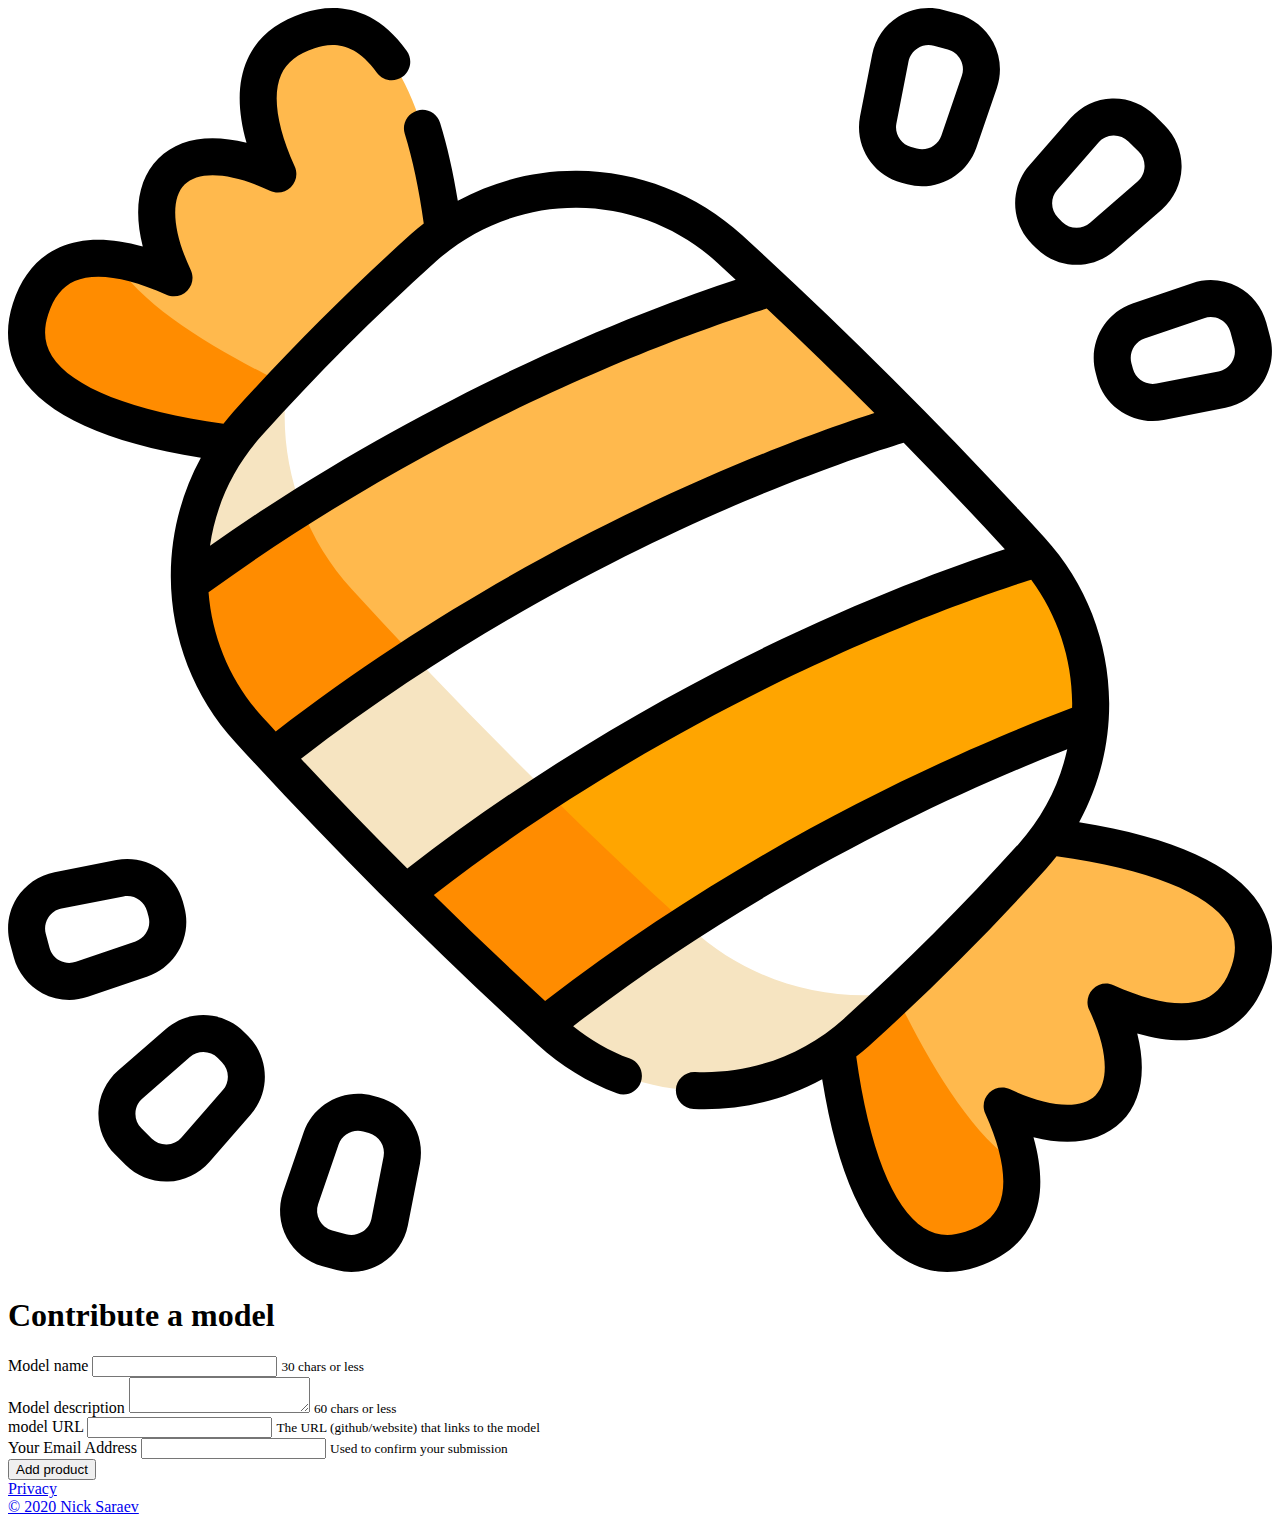
<file: contribute.html>
<!doctype html>
<html lang="en">

<head>
    <meta charset="utf-8">
    <meta http-equiv="X-UA-Compatible" content="IE=edge">
    <meta name="viewport" content="width=device-width, initial-scale=1">

    <meta property="og:url" content="https://aitreats.com">
    <meta property="og:type" content="website">
    <meta property="og:title" content="AI Treats | Find Great AI">
    <meta property="og:description"
        content="AI Treats compiles state-of-the-art, free AI that you can use in your business or personal projects">
    <meta property="og:image" content="https://aitreats.com/opengraphimg.jpg">

    <title>AI Treats | Contribute</title>

</head>

<body class="max-w-screen-sm px-4 m-auto antialiased bg-gray-900">

    <div class="container m-auto">
        <nav class="flex items-center justify-between py-8">
            <div class="flex items-center justify-between">
                <a href="index.html">
                    <svg class="w-12" x="0px" y="0px" viewBox="0 0 512 512" style="enable-background:new 0 0 480 480;"
                        xml:space="preserve">
                        <g>
                            <g>
                                <g>
                                    <g fill="#FFB94D">
                                        <path
                                            d="m174.141 174.135c10.465-10.465 5.106-47.613 5.106-47.613s-2.257-135.241-57.368-117.407c-27.897 9.028-22.359 36.413-12.576 58.112-18.118-8.622-34.453-9.653-43.088-1.018s-7.603 24.97 1.018 43.088c-21.698-9.783-49.083-15.322-58.111 12.576-17.835 55.111 117.406 57.368 117.406 57.368s37.148 5.359 47.613-5.106z" />
                                        <path
                                            d="m337.862 337.855c10.465-10.465 47.613-5.106 47.613-5.106s135.241 2.257 117.406 57.367c-9.028 27.897-36.413 22.359-58.112 12.576 8.622 18.118 9.653 34.453 1.018 43.088s-24.97 7.603-43.088-1.018c9.783 21.699 15.322 49.084-12.576 58.112-55.111 17.835-57.368-117.406-57.368-117.406s-5.359-37.148 5.107-47.613z" />
                                    </g>
                                    <g fill="darkorange">
                                        <path
                                            d="m174.139 174.132c-10.466 10.466-47.612 5.104-47.612 5.104s-135.238-2.251-117.403-57.361c5.828-18 19.283-22.078 33.928-20.079 17.419 31.971 97.798 63.117 97.798 63.117s28.515 13.993 33.289 9.219z" />
                                        <path
                                            d="m390.121 502.872c-55.11 17.835-57.361-117.403-57.361-117.403s-5.362-37.146 5.104-47.612c-4.774 4.774 9.218 33.29 9.218 33.29s31.146 80.379 63.117 97.798c2 14.644-2.078 28.099-20.078 33.927z" />
                                    </g>
                                    <path
                                        d="m414.387 219.632c-38.831-42.517-79.506-83.191-122.023-122.023-35.022-31.986-88.722-32.302-123.98-.576-25.036 22.528-48.818 46.31-71.346 71.346-31.725 35.258-31.409 88.958.576 123.98 38.831 42.517 79.506 83.192 122.023 122.023 35.022 31.986 88.722 32.302 123.98.576 25.036-22.528 48.818-46.31 71.346-71.346 31.726-35.258 31.41-88.959-.576-123.98z"
                                        fill="white" />
                                    <path
                                        d="m360.962 398.947c-5.713 5.412-11.491 10.745-17.34 16.007-35.261 31.734-88.959 31.412-123.983-.573-42.515-38.831-83.188-79.504-122.019-122.019-31.985-35.024-32.308-88.722-.574-123.983 5.262-5.849 10.595-11.627 16.007-17.34-4.108 29.684 4.674 60.816 26.215 84.407 43.691 47.834 89.454 93.597 137.288 137.288 23.59 21.539 54.722 30.321 84.406 26.213z"
                                        fill="#f6e4c1" />
                                    <path
                                        d="m365.01 167.573c-18.172 5.312-104.758 32.53-200.606 94.916-18.724 12.186-37.806 25.72-56.802 40.702-3.348-3.591-6.674-7.204-9.985-10.831-15.376-16.838-23.433-37.985-24.129-59.339 15.218-11.175 30.394-21.448 45.297-30.874 90.443-57.182 170.879-83.009 190.556-88.837 18.932 17.712 37.49 35.798 55.669 54.263z"
                                        fill="#FFB94D" />
                                    <path
                                        d="m438.321 288.768c-37.763 13.935-98.522 39.956-163.675 82.214-18.946 12.294-38.272 25.957-57.504 41.103-19.046-17.455-37.72-35.268-56.013-53.476 19.125-15.125 38.336-28.788 57.203-41.089 92.421-60.293 176.377-87.891 198.878-94.651 15.749 18.932 22.81 42.681 21.111 65.899z"
                                        fill="orange" />
                                    <g fill="darkorange">
                                        <path
                                            d="m139.265 235.443c8.301 9.089 16.681 18.114 25.139 27.046-18.724 12.186-37.806 25.72-56.802 40.702-3.348-3.591-6.674-7.204-9.985-10.831-15.376-16.838-23.433-37.985-24.129-59.339 15.218-11.175 30.394-21.448 45.297-30.874 4.538 11.992 11.362 23.318 20.48 33.296z" />
                                        <path
                                            d="m274.646 370.982c-18.946 12.294-38.272 25.957-57.504 41.103-19.046-17.455-37.72-35.268-56.013-53.476 19.125-15.125 38.336-28.788 57.203-41.089 18.437 18.151 37.211 35.978 56.314 53.462z" />
                                    </g>
                                </g>
                                <g fill="white">
                                    <g>
                                        <path
                                            d="m421.723 91.936-1.663-1.663c-5.866-5.866-6.188-15.272-.737-21.526l16.766-19.236c6.006-6.89 16.59-7.253 23.053-.79l4.133 4.133c6.463 6.463 6.1 17.048-.79 23.053l-19.236 16.766c-6.253 5.451-15.66 5.129-21.526-.737z" />
                                        <path
                                            d="m366.177 64.172-2.272-.609c-8.013-2.147-12.995-10.132-11.402-18.273l4.902-25.042c1.756-8.97 10.741-14.576 19.57-12.211l5.646 1.513c8.829 2.366 13.807 11.714 10.843 20.36l-8.276 24.138c-2.691 7.847-10.998 12.271-19.011 10.124z" />
                                        <path
                                            d="m448.433 148.091-.609-2.272c-2.147-8.013 2.277-16.32 10.124-19.011l24.138-8.276c8.646-2.964 17.994 2.014 20.36 10.843l1.513 5.646c2.366 8.829-3.241 17.814-12.211 19.57l-25.042 4.902c-8.141 1.594-16.126-3.389-18.273-11.402z" />
                                    </g>
                                    <g>
                                        <path
                                            d="m90.28 420.053 1.663 1.663c5.866 5.866 6.188 15.272.737 21.526l-16.766 19.236c-6.006 6.89-16.59 7.253-23.053.79l-4.133-4.133c-6.463-6.463-6.1-17.048.79-23.053l19.236-16.766c6.253-5.451 15.66-5.129 21.526.737z" />
                                        <path
                                            d="m145.826 447.817 2.272.609c8.013 2.147 12.995 10.132 11.402 18.273l-4.902 25.042c-1.756 8.97-10.741 14.576-19.57 12.211l-5.646-1.513c-8.829-2.366-13.807-11.714-10.843-20.36l8.276-24.138c2.691-7.847 10.998-12.271 19.011-10.124z" />
                                        <path
                                            d="m63.57 363.898.609 2.272c2.147 8.013-2.277 16.32-10.124 19.011l-24.138 8.276c-8.646 2.964-17.994-2.014-20.36-10.843l-1.513-5.646c-2.366-8.829 3.241-17.814 12.211-19.57l25.042-4.902c8.141-1.593 16.126 3.389 18.273 11.402z" />
                                    </g>
                                </g>
                            </g>
                            <g>
                                <path
                                    d="m506.825 362.911c-10.053-15.831-34.572-26.954-72.945-33.128 8.021-14.674 12.26-31.241 12.175-48.287-.124-24.831-9.407-48.596-26.137-66.916-38.807-42.483-80.022-83.699-122.503-122.503-18.32-16.73-42.085-26.012-66.916-26.136-17.074-.105-33.631 4.142-48.297 12.17-1.899-11.734-4.297-22.321-7.163-31.572-1.226-3.957-5.426-6.17-9.383-4.944-3.956 1.226-6.17 5.427-4.944 9.383 3.193 10.306 5.772 22.506 7.695 36.283-1.715 1.351-3.405 2.74-5.039 4.211-25.107 22.6-49.295 46.788-71.893 71.893-1.471 1.635-2.861 3.326-4.213 5.043-36.87-5.149-61.452-14.814-69.425-27.368-3.128-4.924-3.64-10.435-1.567-16.846 2.236-6.908 5.757-11.345 10.768-13.566 8.208-3.637 21.047-1.731 37.133 5.516 2.868 1.292 6.239.657 8.44-1.592s2.764-5.632 1.411-8.472c-7.377-15.48-8.334-28.722-2.497-34.558 5.837-5.837 19.078-4.88 34.558 2.497 2.842 1.354 6.225.79 8.472-1.411 2.248-2.201 2.884-5.571 1.592-8.44-7.247-16.086-9.154-28.926-5.515-37.133 2.221-5.01 6.658-8.532 13.562-10.767 6.322-2.041 15.803-3.241 25.149 9.85 2.406 3.371 7.09 4.153 10.461 1.746s4.153-7.09 1.746-10.461c-13.886-19.455-30.486-19.117-41.97-15.408-11.043 3.574-18.667 9.953-22.66 18.959-4.002 9.028-4.096 20.295-.303 33.627-15.056-3.851-27.629-1.735-35.697 6.332-8.067 8.067-10.184 20.642-6.332 35.697-13.332-3.793-24.6-3.699-33.627.303-9.007 3.992-15.385 11.616-18.96 22.661-3.484 10.773-2.415 20.7 3.177 29.505 10.053 15.827 34.572 26.948 72.946 33.123-8.022 14.675-12.262 31.243-12.177 48.291.125 24.831 9.407 48.596 26.137 66.916 38.805 42.481 80.021 83.697 122.503 122.503 9.407 8.592 20.186 15.215 32.038 19.688 3.877 1.463 8.203-.494 9.664-4.369 1.462-3.875-.494-8.202-4.369-9.664-8.341-3.147-16.047-7.571-22.997-13.145 76.587-58.775 154.056-94.188 200.135-112.125-3.12 14.161-9.833 27.353-19.68 38.295-22.249 24.717-46.062 48.53-70.778 70.778-16.539 14.881-37.931 22.554-60.253 21.611-4.156-.194-7.635 3.037-7.81 7.175s3.037 7.635 7.175 7.81c1.447.062 2.887.092 4.327.092 16.89 0 33.225-4.209 47.753-12.167 6.175 38.363 17.297 62.876 33.125 72.928 5.431 3.449 11.287 5.176 17.507 5.176 3.865 0 7.87-.667 11.998-2.003 11.043-3.575 18.667-9.954 22.659-18.961 4.001-9.026 4.095-20.295.302-33.624 15.059 3.85 27.633 1.734 35.698-6.331s10.181-20.639 6.332-35.698c13.329 3.792 24.599 3.699 33.624-.302 9.007-3.992 15.386-11.615 18.962-22.66 3.485-10.774 2.417-20.7-3.174-29.505zm-333.421-260.292c15.654-14.086 35.928-21.772 57.022-21.68 21.107.106 41.306 7.995 56.876 22.213 2.494 2.278 4.969 4.592 7.454 6.888-34.94 11.493-122.403 44.109-212.921 107.766 2.379-16.467 9.541-31.906 20.791-44.408 22.247-24.716 46.06-48.53 70.778-70.779zm-92.176 134.053c100.24-72.771 198.64-106.408 226.114-114.912 14.73 13.852 29.286 27.968 43.608 42.322-38.454 12.466-141.101 50.507-242.502 128.937-1.76-1.91-3.54-3.809-5.289-5.724-12.806-14.024-20.456-31.807-21.931-50.623zm37.455 67.401c106.643-82.184 214.266-118.865 244.119-128.005 13.916 14.195 27.584 28.6 40.986 43.155-41.801 13.643-142.12 51.732-242.051 129.377-14.606-14.625-28.974-29.485-43.054-44.527zm98.879 98.168c-15.216-14.044-30.256-28.388-45.071-42.989 104.341-80.578 211.281-118.014 241.976-127.69 10.652 14.431 16.499 31.88 16.59 50.009.003.638-.023 1.273-.034 1.91-46.121 17.393-130.464 54.568-213.461 118.76zm278.166-14.445c-2.237 6.908-5.759 11.345-10.769 13.566-8.205 3.638-21.044 1.73-37.126-5.515-2.868-1.29-6.238-.656-8.439 1.591s-2.765 5.63-1.413 8.47c7.372 15.484 8.327 28.727 2.493 34.56-5.833 5.834-19.075 4.878-34.56-2.493-2.84-1.351-6.223-.788-8.47 1.413-2.248 2.201-2.883 5.57-1.591 8.439 7.245 16.082 9.152 28.92 5.515 37.126-2.221 5.01-6.658 8.533-13.565 10.769-6.41 2.074-11.92 1.563-16.846-1.564-12.556-7.974-22.223-32.553-27.372-69.419 1.716-1.353 3.409-2.745 5.047-4.219 25.106-22.598 49.294-46.786 71.893-71.893 1.472-1.636 2.863-3.328 4.215-5.046 36.868 5.148 61.448 14.815 69.422 27.372 3.129 4.923 3.641 10.433 1.566 16.843z" />
                                <path
                                    d="m416.41 97.249c4.512 4.512 10.485 6.793 16.471 6.793 5.447 0 10.907-1.89 15.284-5.705l19.235-16.765c4.845-4.223 7.75-10.328 7.97-16.751s-2.26-12.713-6.805-17.258l-4.133-4.133c-4.545-4.544-10.829-7.026-17.257-6.805-6.423.22-12.529 3.125-16.751 7.969l-16.765 19.235c-8.009 9.188-7.531 23.137 1.088 31.756zm8.556-23.563 16.765-19.235c1.524-1.748 3.639-2.755 5.958-2.834.099-.003.196-.005.294-.005 2.207 0 4.273.855 5.843 2.425l4.133 4.133c1.64 1.64 2.499 3.82 2.42 6.138-.08 2.318-1.086 4.434-2.834 5.957l-19.235 16.765c-3.268 2.849-8.228 2.678-11.295-.387l-1.663-1.663c-3.065-3.065-3.235-8.026-.386-11.294z" />
                                <path
                                    d="m361.957 70.819 2.272.609c1.995.534 4.004.79 5.986.79 9.721 0 18.776-6.149 22.06-15.726l8.275-24.136c2.084-6.079 1.547-12.819-1.474-18.492-3.021-5.672-8.314-9.88-14.521-11.543l-5.646-1.513c-6.207-1.663-12.894-.666-18.347 2.736-5.452 3.402-9.287 8.97-10.522 15.277l-4.902 25.04c-2.342 11.963 5.046 23.804 16.819 26.958zm-2.1-24.075 4.902-25.04c.445-2.276 1.774-4.206 3.742-5.434s4.285-1.573 6.525-.973l5.646 1.513c2.24.6 4.074 2.058 5.165 4.105 1.09 2.047 1.276 4.383.524 6.577l-8.275 24.136c-1.406 4.101-5.786 6.434-9.974 5.312l-2.272-.609c-4.188-1.121-6.816-5.333-5.983-9.587z" />
                                <path
                                    d="m440.567 147.767.609 2.272c2.762 10.306 12.179 17.252 22.508 17.252 1.47 0 2.959-.141 4.449-.433l25.04-4.902c6.307-1.235 11.876-5.07 15.278-10.522 3.402-5.453 4.399-12.14 2.736-18.347l-1.513-5.645c-1.663-6.208-5.871-11.5-11.544-14.521-5.671-3.021-12.412-3.557-18.491-1.474l-24.137 8.275c-11.529 3.953-18.089 16.272-14.935 28.045zm19.8-13.856 24.137-8.275c2.194-.752 4.529-.566 6.577.524 2.047 1.09 3.505 2.925 4.105 5.165l1.513 5.645c.601 2.24.255 4.558-.973 6.525-1.228 1.968-3.158 3.297-5.434 3.742l-25.04 4.902c-4.254.836-8.466-1.795-9.588-5.982l-.608-2.272c-1.122-4.187 1.211-8.568 5.311-9.974z" />
                                <path
                                    d="m95.593 414.74c-8.618-8.618-22.567-9.096-31.755-1.088l-19.235 16.765c-4.845 4.222-7.75 10.328-7.97 16.75-.22 6.423 2.26 12.714 6.805 17.258l4.133 4.133c4.359 4.359 10.322 6.818 16.469 6.818.262 0 .526-.004.789-.013 6.422-.22 12.528-3.125 16.75-7.97l16.765-19.234c8.009-9.188 7.531-23.137-1.088-31.756zm-8.556 23.563-16.765 19.235c-1.524 1.748-3.639 2.755-5.957 2.834-2.32.067-4.498-.78-6.138-2.42l-4.133-4.133c-1.64-1.64-2.499-3.82-2.42-6.138.08-2.318 1.086-4.433 2.834-5.957l19.235-16.765c1.557-1.357 3.498-2.029 5.436-2.029 2.129 0 4.253.811 5.858 2.416l1.663 1.663c3.066 3.065 3.235 8.026.387 11.294z" />
                                <path
                                    d="m150.046 441.17-2.272-.609c-11.775-3.153-24.092 3.407-28.045 14.936l-8.275 24.136c-2.084 6.079-1.547 12.82 1.474 18.492s8.314 9.88 14.522 11.544l5.645 1.513c1.971.528 3.989.788 6.002.788 4.327 0 8.624-1.202 12.345-3.523 5.452-3.402 9.287-8.971 10.522-15.278l4.902-25.04c2.341-11.963-5.047-23.804-16.82-26.959zm2.1 24.075-4.902 25.04c-.446 2.277-1.775 4.206-3.742 5.434-1.967 1.227-4.284 1.574-6.525.973l-5.645-1.513c-2.241-.6-4.075-2.058-5.165-4.105s-1.276-4.383-.524-6.577l8.275-24.136c1.168-3.407 4.388-5.593 7.846-5.593.704 0 1.419.091 2.128.281l2.272.609c4.187 1.122 6.815 5.333 5.982 9.587z" />
                                <path
                                    d="m71.435 364.222-.609-2.272c-3.155-11.773-14.993-19.159-26.957-16.819l-25.041 4.902c-6.307 1.235-11.875 5.07-15.277 10.522-3.402 5.452-4.399 12.14-2.736 18.347l1.513 5.646c1.663 6.208 5.871 11.5 11.544 14.522 3.393 1.807 7.168 2.725 10.956 2.725 2.543 0 5.093-.414 7.535-1.251l24.137-8.275c11.529-3.955 18.09-16.274 14.935-28.047zm-19.8 13.857-24.137 8.275c-2.193.752-4.529.566-6.577-.524-2.047-1.09-3.505-2.925-4.105-5.165l-1.513-5.646c-.601-2.24-.255-4.557.973-6.525s3.158-3.297 5.434-3.742l25.041-4.902c.53-.104 1.059-.154 1.582-.154 3.674 0 7.023 2.471 8.006 6.136l.608 2.271c1.122 4.189-1.211 8.57-5.312 9.976z" />
                            </g>
                        </g>
                    </svg>

                </a>
            </div>
        </nav>

        <article class="max-w-screen-md mt-4 text-gray-100 md:mt-16">
            <h1 class="mb-8 text-5xl font-bold leading-tight tracking-tighter lowercase">
                Contribute a model
            </h1>

            <form class="w-full" netlify>
                <div class="mt-6">
                    <label class="block mb-2 text-sm font-bold tracking-wide text-gray-300 text-gray-400 lowercase"
                        for="name">
                        Model name
                    </label>
                    <input
                        class="block w-full px-4 py-3 leading-tight text-gray-600 bg-gray-200 border border-gray-200 rounded appearance-none focus:outline-none focus:bg-white focus:border-gray-500"
                        id="name" name="name" type="text" value="" required="">


                    <small class="block mt-1 text-gray-600 lowercase">30 chars or less</small>
                </div>

                <div class="mt-6">
                    <label class="block mb-2 text-sm font-bold tracking-wide text-gray-300 text-gray-400 lowercase"
                        for="description">
                        Model description
                    </label>
                    <textarea
                        class="block w-full px-4 py-3 leading-tight text-gray-600 bg-gray-200 border border-gray-200 rounded appearance-none focus:outline-none focus:bg-white focus:border-gray-500"
                        id="description" name="description" type="text" required=""></textarea>


                    <small class="block mt-1 text-gray-600 lowercase">60 chars or less</small>
                </div>

                <div class="mt-6">
                    <label class="block mb-2 text-sm font-bold tracking-wide text-gray-300 text-gray-400 lowercase"
                        for="landing_url">
                        model URL
                    </label>
                    <input
                        class="block w-full px-4 py-3 leading-tight text-gray-600 bg-gray-200 border border-gray-200 rounded appearance-none focus:outline-none focus:bg-white focus:border-gray-500"
                        id="landing_url" name="landing_url" type="url" value="" required="">


                    <small class="block mt-1 text-gray-600 lowercase">The URL (github/website) that links
                        to the model</small>
                </div>

                <div class="mt-6">
                    <label class="block mb-2 text-sm font-bold tracking-wide text-gray-300 text-gray-400 lowercase"
                        for="email">
                        Your Email Address
                    </label>
                    <input
                        class="block w-full px-4 py-3 leading-tight text-gray-600 bg-gray-200 border border-gray-200 rounded appearance-none focus:outline-none focus:bg-white focus:border-gray-500"
                        id="email" name="email" type="email" value="" required="">


                    <small class="block mt-1 text-gray-600 lowercase">Used to confirm your submission</small>
                </div>

                <div class="mt-6">
                    <button type="submit"
                        class="inline-flex items-center px-4 py-2 font-bold text-orange-900 lowercase bg-orange-300 rounded hover:bg-orange-200">
                        Add product
                    </button>
                </div>
            </form>
        </article>


        </article>

        <footer class="py-6 mt-12 text-gray-300 lowercase border-t border-gray-300 main-column">
            <div class="flex flex-wrap">
                <div class="w-1/2">
                    <a href="privacy.html" class="text-sm">Privacy</a>
                </div>
                <div class="w-1/2 text-right">
                    <a href="https://nicksaraev.com"><span class="text-sm">&copy; 2020 Nick Saraev</span></a> </div>
            </div>
        </footer>

        
    </div>
    <!-- Cloudflare Web Analytics --><script defer src='https://static.cloudflareinsights.com/beacon.min.js' data-cf-beacon='{"token": "e504dc0e7eb944158c8d6074f5ccbdd4"}'></script><!-- End Cloudflare Web Analytics -->
</body>

</html>
</file>
